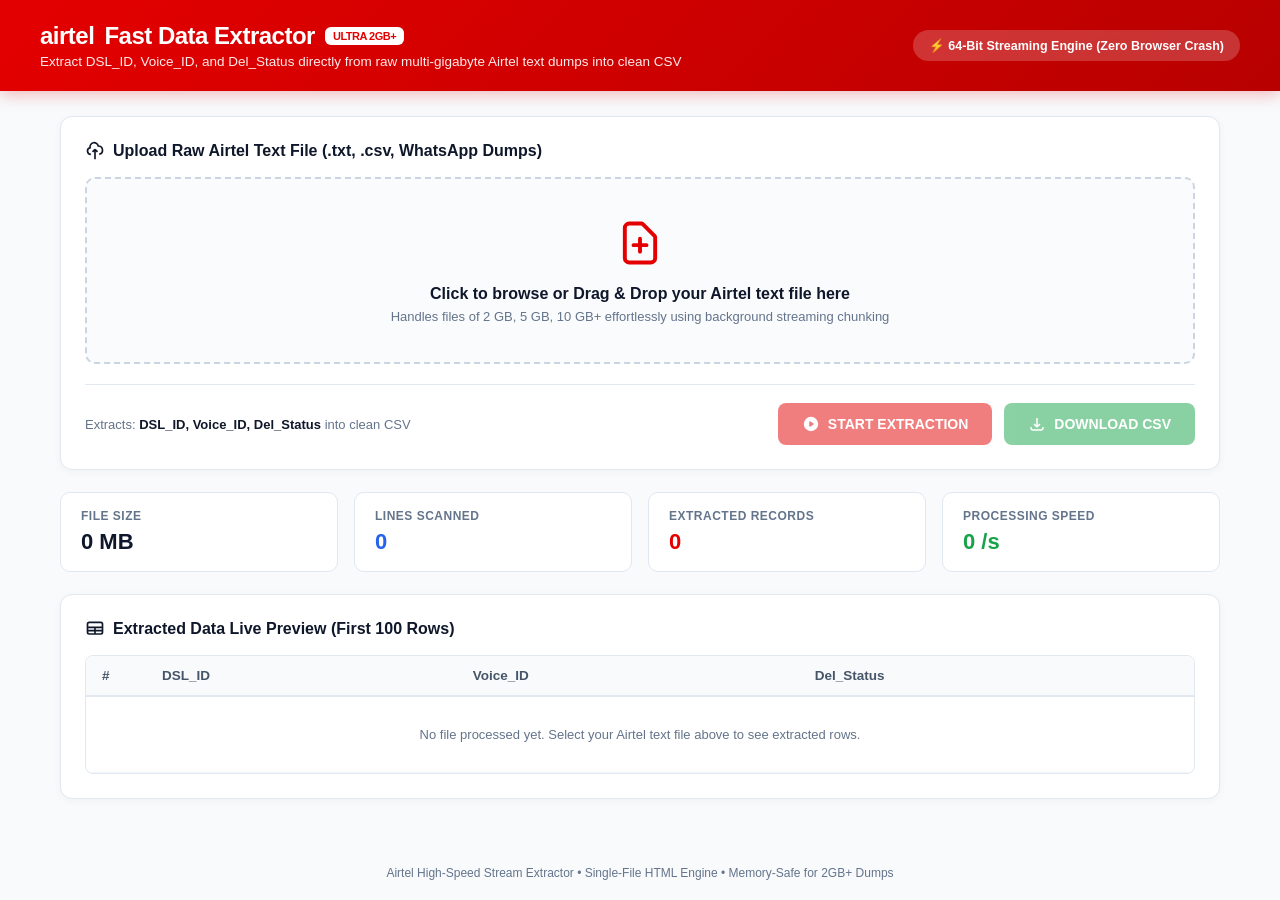
<file: extractor.html>
﻿<!DOCTYPE html>
<html lang="en">
<head>
  <meta charset="UTF-8">
  <meta name="viewport" content="width=device-width, initial-scale=1.0">
  <title>Airtel DSL_ID, Voice_ID & Status Extractor (2GB+ Stream Engine)</title>
  <style>
    :root {
      --airtel-red: #E40000;
      --airtel-dark-red: #B80000;
      --airtel-light-red: #FFF1F1;
      --bg-gray: #F8FAFC;
      --card-bg: #FFFFFF;
      --text-main: #0F172A;
      --text-muted: #64748B;
      --border-color: #E2E8F0;
      --success-green: #16A34A;
      --font-family: -apple-system, BlinkMacSystemFont, "Segoe UI", Roboto, Helvetica, Arial, sans-serif;
    }

    * {
      box-sizing: border-box;
      margin: 0;
      padding: 0;
    }

    body {
      font-family: var(--font-family);
      background-color: var(--bg-gray);
      color: var(--text-main);
      min-height: 100vh;
      display: flex;
      flex-direction: column;
    }

    /* Header */
    header {
      background: linear-gradient(135deg, var(--airtel-red), var(--airtel-dark-red));
      color: #fff;
      padding: 22px 36px;
      box-shadow: 0 4px 15px rgba(228, 0, 0, 0.25);
    }

    .header-content {
      max-width: 1200px;
      margin: 0 auto;
      display: flex;
      justify-content: space-between;
      align-items: center;
      flex-wrap: wrap;
      gap: 15px;
    }

    .logo-area h1 {
      font-size: 24px;
      font-weight: 800;
      letter-spacing: -0.5px;
      display: flex;
      align-items: center;
      gap: 10px;
    }

    .logo-badge {
      background: #fff;
      color: var(--airtel-red);
      font-size: 11px;
      font-weight: 800;
      padding: 3px 8px;
      border-radius: 6px;
      text-transform: uppercase;
    }

    .logo-area p {
      font-size: 13.5px;
      color: #FFEAEA;
      margin-top: 4px;
    }

    .mode-tag {
      background: rgba(255, 255, 255, 0.2);
      padding: 8px 16px;
      border-radius: 20px;
      font-size: 12.5px;
      font-weight: 600;
      backdrop-filter: blur(5px);
    }

    /* Main Container */
    main {
      flex: 1;
      max-width: 1200px;
      width: 100%;
      margin: 25px auto;
      padding: 0 20px;
      display: flex;
      flex-direction: column;
      gap: 22px;
    }

    /* Card */
    .card {
      background: var(--card-bg);
      border-radius: 12px;
      border: 1px solid var(--border-color);
      box-shadow: 0 2px 8px rgba(0, 0, 0, 0.04);
      padding: 24px;
    }

    .card-title {
      font-size: 16px;
      font-weight: 700;
      color: var(--text-main);
      display: flex;
      align-items: center;
      gap: 8px;
      margin-bottom: 16px;
    }

    /* Drop Zone */
    .dropzone {
      border: 2px dashed #CBD5E1;
      border-radius: 10px;
      background: #FAFBFD;
      padding: 38px 20px;
      text-align: center;
      cursor: pointer;
      transition: all 0.2s ease;
      position: relative;
    }

    .dropzone:hover, .dropzone.dragover {
      border-color: var(--airtel-red);
      background: var(--airtel-light-red);
    }

    .dropzone-icon {
      width: 52px;
      height: 52px;
      margin: 0 auto 12px;
      color: var(--airtel-red);
    }

    .dropzone h3 {
      font-size: 16px;
      font-weight: 700;
      color: var(--text-main);
      margin-bottom: 6px;
    }

    .dropzone p {
      font-size: 13px;
      color: var(--text-muted);
    }

    .file-input {
      position: absolute;
      top: 0;
      left: 0;
      width: 100%;
      height: 100%;
      opacity: 0;
      cursor: pointer;
    }

    /* Selected File Info */
    .file-info-bar {
      display: none;
      align-items: center;
      justify-content: space-between;
      background: #F1F5F9;
      border-radius: 8px;
      padding: 12px 18px;
      margin-top: 14px;
    }

    .file-name-group {
      display: flex;
      align-items: center;
      gap: 12px;
      font-size: 14px;
      font-weight: 600;
    }

    .file-size-badge {
      background: #E2E8F0;
      padding: 3px 8px;
      border-radius: 6px;
      font-size: 12px;
      color: var(--text-muted);
    }

    /* Controls */
    .control-row {
      display: flex;
      align-items: center;
      justify-content: space-between;
      gap: 16px;
      flex-wrap: wrap;
      margin-top: 20px;
      padding-top: 18px;
      border-top: 1px solid var(--border-color);
    }

    .btn-group {
      display: flex;
      gap: 12px;
      flex-wrap: wrap;
    }

    .btn {
      display: inline-flex;
      align-items: center;
      gap: 8px;
      padding: 12px 24px;
      border-radius: 8px;
      font-size: 14px;
      font-weight: 700;
      border: none;
      cursor: pointer;
      transition: all 0.15s ease;
      text-decoration: none;
    }

    .btn-primary {
      background: var(--airtel-red);
      color: #fff;
    }
    .btn-primary:hover:not(:disabled) {
      background: var(--airtel-dark-red);
      box-shadow: 0 4px 12px rgba(228, 0, 0, 0.3);
    }

    .btn-success {
      background: var(--success-green);
      color: #fff;
    }
    .btn-success:hover:not(:disabled) {
      background: #15803D;
      box-shadow: 0 4px 12px rgba(22, 163, 74, 0.3);
    }

    .btn-secondary {
      background: #E2E8F0;
      color: var(--text-main);
    }
    .btn-secondary:hover:not(:disabled) {
      background: #CBD5E1;
    }

    .btn:disabled {
      opacity: 0.5;
      cursor: not-allowed;
      box-shadow: none;
    }

    /* Progress Area */
    .progress-section {
      margin-top: 20px;
      display: none;
    }

    .progress-header {
      display: flex;
      justify-content: space-between;
      font-size: 13.5px;
      font-weight: 600;
      margin-bottom: 8px;
    }

    .progress-bar-container {
      height: 14px;
      background: #E2E8F0;
      border-radius: 7px;
      overflow: hidden;
    }

    .progress-bar {
      height: 100%;
      width: 0%;
      background: linear-gradient(90deg, var(--airtel-red), #FF4D4D);
      border-radius: 7px;
      transition: width 0.15s ease;
    }

    /* Metric Cards */
    .stats-grid {
      display: grid;
      grid-template-columns: repeat(auto-fit, minmax(210px, 1fr));
      gap: 16px;
    }

    .stat-card {
      background: var(--card-bg);
      border: 1px solid var(--border-color);
      border-radius: 10px;
      padding: 16px 20px;
      display: flex;
      flex-direction: column;
      gap: 6px;
    }

    .stat-label {
      font-size: 12px;
      font-weight: 700;
      text-transform: uppercase;
      letter-spacing: 0.5px;
      color: var(--text-muted);
    }

    .stat-value {
      font-size: 22px;
      font-weight: 800;
      color: var(--text-main);
    }

    .stat-card.red .stat-value { color: var(--airtel-red); }
    .stat-card.green .stat-value { color: var(--success-green); }
    .stat-card.blue .stat-value { color: #2563EB; }

    /* Preview Table */
    .table-container {
      max-height: 380px;
      overflow-y: auto;
      border: 1px solid var(--border-color);
      border-radius: 8px;
      margin-top: 14px;
    }

    table {
      width: 100%;
      border-collapse: collapse;
      text-align: left;
      font-size: 13.5px;
    }

    th {
      background: #F8FAFC;
      color: #475569;
      font-weight: 700;
      padding: 12px 16px;
      position: sticky;
      top: 0;
      border-bottom: 2px solid var(--border-color);
      z-index: 10;
    }

    td {
      padding: 10px 16px;
      border-bottom: 1px solid #F1F5F9;
      font-family: ui-monospace, SFMono-Regular, Menlo, Monaco, Consolas, monospace;
      font-size: 13px;
    }

    tr:hover td {
      background: #F8FAFC;
    }

    .badge-status {
      display: inline-block;
      padding: 3px 8px;
      border-radius: 4px;
      font-size: 11.5px;
      font-weight: 700;
      text-transform: uppercase;
    }

    .status-active {
      background: #DCFCE7;
      color: #166534;
    }

    .status-suspended {
      background: #FEF3C7;
      color: #92400E;
    }

    .status-other {
      background: #F1F5F9;
      color: #475569;
    }

    /* Footer */
    footer {
      text-align: center;
      padding: 20px;
      color: var(--text-muted);
      font-size: 12px;
      margin-top: auto;
    }
  </style>
</head>
<body>

  <header>
    <div class="header-content">
      <div class="logo-area">
        <h1>
          <span>airtel</span> Fast Data Extractor
          <span class="logo-badge">Ultra 2GB+</span>
        </h1>
        <p>Extract DSL_ID, Voice_ID, and Del_Status directly from raw multi-gigabyte Airtel text dumps into clean CSV</p>
      </div>
      <div class="mode-tag">
        ⚡ 64-Bit Streaming Engine (Zero Browser Crash)
      </div>
    </div>
  </header>

  <main>
    <!-- Upload Card -->
    <div class="card">
      <div class="card-title">
        <svg width="20" height="20" fill="none" stroke="currentColor" stroke-width="2" viewBox="0 0 24 24"><path d="M7 16a4 4 0 01-.88-7.903A5 5 0 1115.9 6L16 6a5 5 0 011 9.9M15 13l-3-3m0 0l-3 3m3-3v12"></path></svg>
        Upload Raw Airtel Text File (.txt, .csv, WhatsApp Dumps)
      </div>

      <div class="dropzone" id="dropzone">
        <svg class="dropzone-icon" fill="none" stroke="currentColor" stroke-width="1.8" viewBox="0 0 24 24">
          <path stroke-linecap="round" stroke-linejoin="round" d="M9 13h6m-3-3v6m5 5H7a2 2 0 01-2-2V5a2 2 0 012-2h5.586a1 1 0 01.707.293l5.414 5.414a1 1 0 01.293.707V19a2 2 0 01-2 2z"></path>
        </svg>
        <h3>Click to browse or Drag & Drop your Airtel text file here</h3>
        <p>Handles files of 2 GB, 5 GB, 10 GB+ effortlessly using background streaming chunking</p>
        <input type="file" id="fileInput" class="file-input" accept=".txt,.csv,.tsv,*">
      </div>

      <div class="file-info-bar" id="fileInfoBar">
        <div class="file-name-group">
          <svg width="22" height="22" fill="none" stroke="var(--airtel-red)" stroke-width="2" viewBox="0 0 24 24"><path d="M9 12h6m-6 4h6m2 5H7a2 2 0 01-2-2V5a2 2 0 012-2h5.586a1 1 0 01.707.293l5.414 5.414a1 1 0 01.293.707V19a2 2 0 01-2 2z"></path></svg>
          <span id="fileNameDisplay">file.txt</span>
          <span class="file-size-badge" id="fileSizeDisplay">0 MB</span>
        </div>
        <button class="btn btn-secondary" style="padding: 6px 14px; font-size: 12px;" onclick="resetFile()">Change File</button>
      </div>

      <!-- Action Buttons -->
      <div class="control-row">
        <div style="font-size: 13px; color: var(--text-muted);">
          Extracts: <strong style="color: var(--text-main);">DSL_ID, Voice_ID, Del_Status</strong> into clean CSV
        </div>
        <div class="btn-group">
          <button class="btn btn-primary" id="btnStart" disabled onclick="startProcessing()">
            <svg width="18" height="18" fill="currentColor" viewBox="0 0 20 20"><path fill-rule="evenodd" d="M10 18a8 8 0 100-16 8 8 0 000 16zM9.555 7.168A1 1 0 008 8v4a1 1 0 001.555.832l3-2a1 1 0 000-1.664l-3-2z" clip-rule="evenodd"></path></svg>
            START EXTRACTION
          </button>
          <button class="btn btn-secondary" id="btnCancel" style="display:none;" onclick="cancelProcessing()">
            Cancel
          </button>
          <button class="btn btn-success" id="btnDownload" disabled onclick="downloadCSV()">
            <svg width="18" height="18" fill="none" stroke="currentColor" stroke-width="2" viewBox="0 0 24 24"><path d="M4 16v1a3 3 0 003 3h10a3 3 0 003-3v-1m-4-4l-4 4m0 0l-4-4m4 4V4"></path></svg>
            DOWNLOAD CSV
          </button>
        </div>
      </div>

      <!-- Progress -->
      <div class="progress-section" id="progressSection">
        <div class="progress-header">
          <span id="progressText">Processing: 0 MB / 0 MB (0%)</span>
          <span id="progressSpeed">0 lines/sec</span>
        </div>
        <div class="progress-bar-container">
          <div class="progress-bar" id="progressBar"></div>
        </div>
      </div>
    </div>

    <!-- Live Metrics Grid -->
    <div class="stats-grid">
      <div class="stat-card">
        <span class="stat-label">File Size</span>
        <span class="stat-value" id="statFileSize">0 MB</span>
      </div>
      <div class="stat-card blue">
        <span class="stat-label">Lines Scanned</span>
        <span class="stat-value" id="statLinesScanned">0</span>
      </div>
      <div class="stat-card red">
        <span class="stat-label">Extracted Records</span>
        <span class="stat-value" id="statExtracted">0</span>
      </div>
      <div class="stat-card green">
        <span class="stat-label">Processing Speed</span>
        <span class="stat-value" id="statSpeed">0 /s</span>
      </div>
    </div>

    <!-- Preview Table Card -->
    <div class="card">
      <div class="card-title">
        <svg width="20" height="20" fill="none" stroke="currentColor" stroke-width="2" viewBox="0 0 24 24"><path d="M3 10h18M3 14h18m-9-4v8m-7 0h14a2 2 0 002-2V6a2 2 0 00-2-2H5a2 2 0 00-2 2v10a2 2 0 002 2z"></path></svg>
        Extracted Data Live Preview (First 100 Rows)
      </div>
      <div class="table-container">
        <table>
          <thead>
            <tr>
              <th style="width: 60px;">#</th>
              <th>DSL_ID</th>
              <th>Voice_ID</th>
              <th>Del_Status</th>
            </tr>
          </thead>
          <tbody id="previewTbody">
            <tr>
              <td colspan="4" style="text-align: center; color: var(--text-muted); padding: 30px; font-family: var(--font-family);">
                No file processed yet. Select your Airtel text file above to see extracted rows.
              </td>
            </tr>
          </tbody>
        </table>
      </div>
    </div>
  </main>

  <footer>
    Airtel High-Speed Stream Extractor &bull; Single-File HTML Engine &bull; Memory-Safe for 2GB+ Dumps
  </footer>

  <script>
    let selectedFile = null;
    let worker = null;
    let blobParts = [];
    let previewRows = [];
    let startTime = 0;
    let isFinished = false;

    const dropzone = document.getElementById('dropzone');
    const fileInput = document.getElementById('fileInput');
    const fileInfoBar = document.getElementById('fileInfoBar');
    const fileNameDisplay = document.getElementById('fileNameDisplay');
    const fileSizeDisplay = document.getElementById('fileSizeDisplay');
    const btnStart = document.getElementById('btnStart');
    const btnCancel = document.getElementById('btnCancel');
    const btnDownload = document.getElementById('btnDownload');
    const progressSection = document.getElementById('progressSection');
    const progressBar = document.getElementById('progressBar');
    const progressText = document.getElementById('progressText');
    const progressSpeed = document.getElementById('progressSpeed');

    const statFileSize = document.getElementById('statFileSize');
    const statLinesScanned = document.getElementById('statLinesScanned');
    const statExtracted = document.getElementById('statExtracted');
    const statSpeed = document.getElementById('statSpeed');
    const previewTbody = document.getElementById('previewTbody');

    ['dragenter', 'dragover'].forEach(name => {
      dropzone.addEventListener(name, (e) => {
        e.preventDefault();
        dropzone.classList.add('dragover');
      });
    });

    ['dragleave', 'drop'].forEach(name => {
      dropzone.addEventListener(name, (e) => {
        e.preventDefault();
        dropzone.classList.remove('dragover');
      });
    });

    dropzone.addEventListener('drop', (e) => {
      if (e.dataTransfer.files && e.dataTransfer.files.length > 0) {
        handleFileSelect(e.dataTransfer.files[0]);
      }
    });

    fileInput.addEventListener('change', (e) => {
      if (e.target.files && e.target.files.length > 0) {
        handleFileSelect(e.target.files[0]);
      }
    });

    function formatBytes(bytes) {
      if (bytes === 0) return '0 Bytes';
      const k = 1024;
      const sizes = ['Bytes', 'KB', 'MB', 'GB', 'TB'];
      const i = Math.floor(Math.log(bytes) / Math.log(k));
      return parseFloat((bytes / Math.pow(k, i)).toFixed(2)) + ' ' + sizes[i];
    }

    function handleFileSelect(file) {
      selectedFile = file;
      fileNameDisplay.textContent = file.name;
      fileSizeDisplay.textContent = formatBytes(file.size);
      statFileSize.textContent = formatBytes(file.size);

      dropzone.style.display = 'none';
      fileInfoBar.style.display = 'flex';
      btnStart.disabled = false;
      btnDownload.disabled = true;

      statLinesScanned.textContent = '0';
      statExtracted.textContent = '0';
      statSpeed.textContent = '0 /s';
      previewRows = [];
      previewTbody.innerHTML = `<tr><td colspan="4" style="text-align: center; color: var(--text-muted); padding: 30px; font-family: var(--font-family);">Ready. Click 'START EXTRACTION' to extract DSL_ID, Voice_ID, and Del_Status.</td></tr>`;
    }

    function resetFile() {
      if (worker) {
        worker.terminate();
        worker = null;
      }
      selectedFile = null;
      dropzone.style.display = 'block';
      fileInfoBar.style.display = 'none';
      btnStart.disabled = true;
      btnStart.style.display = 'inline-flex';
      btnCancel.style.display = 'none';
      btnDownload.disabled = true;
      progressSection.style.display = 'none';
      fileInput.value = '';
    }

    // Inlined Web Worker Code for zero RAM crash on 2GB+ files
    const workerScript = `
      self.onmessage = async function(e) {
        const file = e.data.file;
        const chunkSize = 8 * 1024 * 1024; // 8MB stream chunks
        const totalSize = file.size;
        let offset = 0;
        let remainder = "";
        let totalLines = 0;
        let totalExtracted = 0;
        let preview = [];
        let startTime = Date.now();
        let lastReportTime = startTime;

        let outChunk = "DSL_ID,Voice_ID,Del_Status\\r\\n";

        // Regex that precisely matches DSL_ID, Voice_ID, and Del_Status
        const regex = /\\b([0-9a-zA-Z]+_(?:wifi|dsl)|DSL[-_]?[0-9a-zA-Z]+)[\\s,\\t]+([0-9]+)[\\s,\\t]+([A-Za-z_]+)\\b/i;
        const decoder = new TextDecoder("utf-8");

        while (offset < totalSize) {
          const slice = file.slice(offset, offset + chunkSize);
          const buffer = await slice.arrayBuffer();
          offset += slice.size;

          const text = remainder + decoder.decode(buffer, { stream: (offset < totalSize) });
          const lastNewline = text.lastIndexOf('\\n');

          let processText = "";
          if (lastNewline !== -1) {
            processText = text.substring(0, lastNewline);
            remainder = text.substring(lastNewline + 1);
          } else {
            remainder = text;
            continue;
          }

          const lines = processText.split(/\\r?\\n/);
          for (let i = 0; i < lines.length; i++) {
            const line = lines[i];
            if (!line) continue;
            totalLines++;

            if (line.indexOf("Customer_Creation_Date") !== -1 || line.indexOf("Account_Number") !== -1) {
              continue;
            }

            const m = line.match(regex);
            if (m) {
              totalExtracted++;
              const dslId = m[1];
              const voiceId = m[2];
              const delStatus = m[3];

              outChunk += dslId + "," + voiceId + "," + delStatus + "\\r\\n";

              if (preview.length < 100) {
                preview.push([totalExtracted, dslId, voiceId, delStatus]);
              }
            }
          }

          if (outChunk.length > 2 * 1024 * 1024) {
            self.postMessage({ type: 'chunk', chunkText: outChunk });
            outChunk = "";
          }

          const now = Date.now();
          if (now - lastReportTime > 200 || offset >= totalSize) {
            const elapsed = (now - startTime) / 1000;
            const speed = Math.round(totalLines / Math.max(0.01, elapsed));
            const pct = Math.min(100, Math.round((offset / totalSize) * 100));

            self.postMessage({
              type: 'progress',
              offset: offset,
              totalSize: totalSize,
              percent: pct,
              totalLines: totalLines,
              totalExtracted: totalExtracted,
              speed: speed,
              preview: preview
            });
            lastReportTime = now;
          }
        }

        if (remainder && remainder.trim()) {
          totalLines++;
          const m = remainder.match(regex);
          if (m) {
            totalExtracted++;
            outChunk += m[1] + "," + m[2] + "," + m[3] + "\\r\\n";
            if (preview.length < 100) {
              preview.push([totalExtracted, m[1], m[2], m[3]]);
            }
          }
        }

        if (outChunk.length > 0) {
          self.postMessage({ type: 'chunk', chunkText: outChunk });
        }

        self.postMessage({
          type: 'complete',
          totalLines: totalLines,
          totalExtracted: totalExtracted,
          preview: preview
        });
      };
    `;

    function startProcessing() {
      if (!selectedFile) return;

      btnStart.style.display = 'none';
      btnCancel.style.display = 'inline-flex';
      btnDownload.disabled = true;
      progressSection.style.display = 'block';

      blobParts = [];
      previewRows = [];
      startTime = Date.now();
      isFinished = false;

      const blob = new Blob([workerScript], { type: 'application/javascript' });
      worker = new Worker(URL.createObjectURL(blob));

      worker.onmessage = function(e) {
        const data = e.data;

        if (data.type === 'chunk') {
          blobParts.push(data.chunkText);
        } else if (data.type === 'progress') {
          progressBar.style.width = data.percent + '%';
          progressText.textContent = `Processing: ${formatBytes(data.offset)} / ${formatBytes(data.totalSize)} (${data.percent}%)`;
          progressSpeed.textContent = `${data.speed.toLocaleString()} lines/sec`;

          statLinesScanned.textContent = data.totalLines.toLocaleString();
          statExtracted.textContent = data.totalExtracted.toLocaleString();
          statSpeed.textContent = data.speed.toLocaleString() + ' /s';

          if (data.preview && data.preview.length > previewRows.length) {
            previewRows = data.preview;
            renderPreview(previewRows);
          }
        } else if (data.type === 'complete') {
          isFinished = true;
          progressBar.style.width = '100%';
          const elapsed = ((Date.now() - startTime) / 1000).toFixed(1);
          progressText.textContent = `Completed 100% in ${elapsed}s! Extracted ${data.totalExtracted.toLocaleString()} rows.`;
          progressSpeed.textContent = `Done`;

          statLinesScanned.textContent = data.totalLines.toLocaleString();
          statExtracted.textContent = data.totalExtracted.toLocaleString();

          btnStart.style.display = 'inline-flex';
          btnCancel.style.display = 'none';
          btnDownload.disabled = false;

          renderPreview(data.preview);
          alert(`Extraction Complete!\n\nExtracted: ${data.totalExtracted.toLocaleString()} valid records\nTime: ${elapsed}s\n\nClick 'DOWNLOAD CSV' to save your file.`);
        }
      };

      worker.postMessage({ file: selectedFile });
    }

    function cancelProcessing() {
      if (worker) {
        worker.terminate();
        worker = null;
      }
      btnStart.style.display = 'inline-flex';
      btnCancel.style.display = 'none';
      progressText.textContent = "Extraction stopped by user.";
      progressSpeed.textContent = "";
    }

    function renderPreview(rows) {
      if (!rows || rows.length === 0) return;
      let html = '';
      for (let i = 0; i < rows.length; i++) {
        const r = rows[i];
        let statusClass = 'status-other';
        const st = (r[3] || '').toLowerCase();
        if (st === 'active') statusClass = 'status-active';
        else if (st === 'suspended') statusClass = 'status-suspended';

        html += `
          <tr>
            <td style="color: var(--text-muted);">${r[0]}</td>
            <td style="font-weight: 700; color: var(--airtel-red);">${r[1]}</td>
            <td style="font-weight: 600;">${r[2]}</td>
            <td><span class="badge-status ${statusClass}">${r[3]}</span></td>
          </tr>
        `;
      }
      previewTbody.innerHTML = html;
    }

    function downloadCSV() {
      if (blobParts.length === 0) return;

      const finalBlob = new Blob(blobParts, { type: 'text/csv;charset=utf-8;' });
      const url = URL.createObjectURL(finalBlob);
      const a = document.createElement('a');
      const baseName = selectedFile ? selectedFile.name.replace(/\.[^/.]+$/, "") : "airtel_extracted";
      a.href = url;
      a.download = baseName + "_DSL_Voice_Status.csv";
      document.body.appendChild(a);
      a.click();
      document.body.removeChild(a);
      setTimeout(() => URL.revokeObjectURL(url), 10000);
    }
  </script>
</body>
</html>
</file>
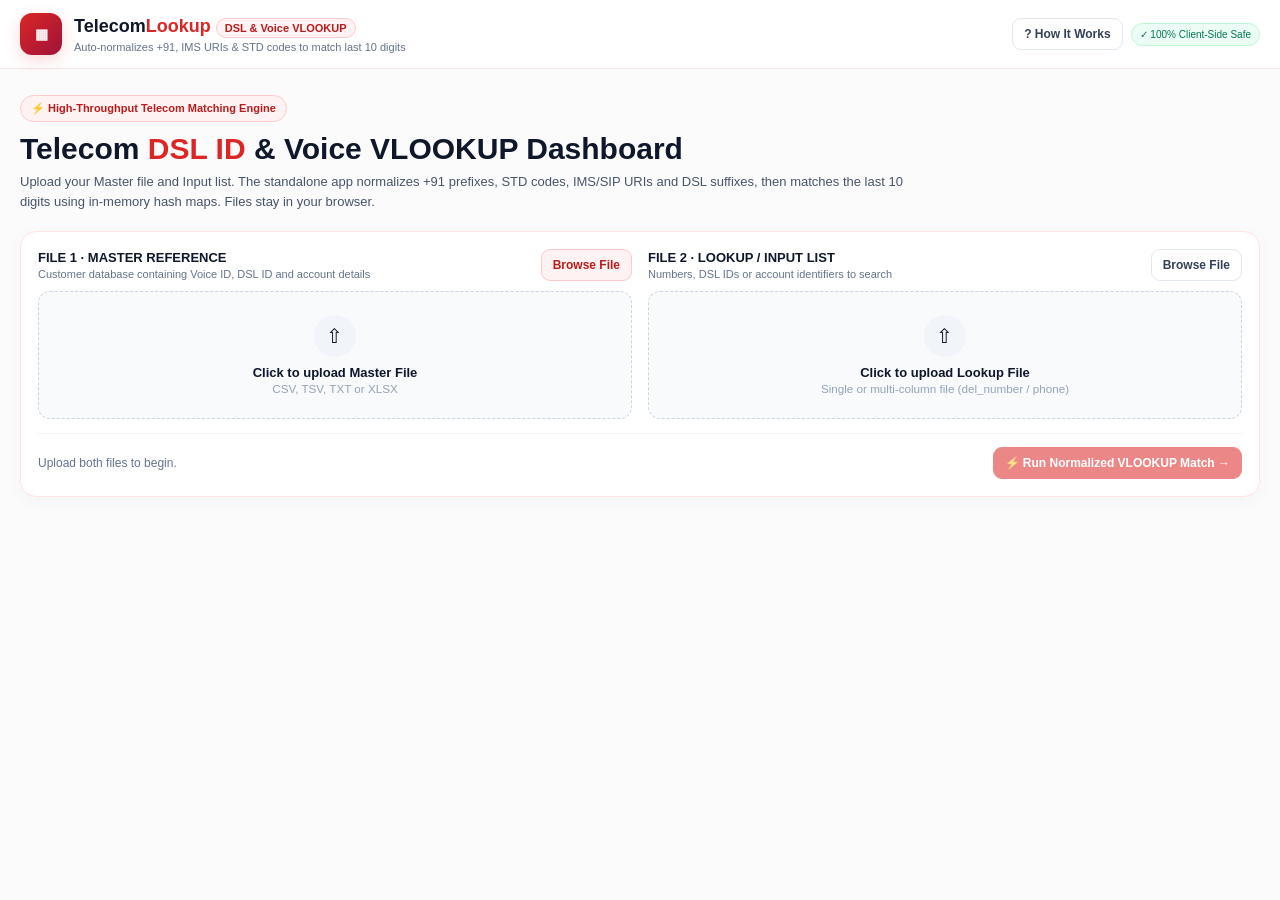
<file: Singlehtmlfile.html>
<!doctype html><html lang="en"><head><meta charset="UTF-8"><meta name="viewport" content="width=device-width,initial-scale=1"><title>Telecom DSL & Voice Lookup Dashboard — Standalone</title><meta name="description" content="Offline standalone telecom DSL and Voice lookup dashboard"></head><body><div id="app"></div><style>
:root{--red:#dc2626;--red2:#b91c1c;--rose:#fff1f2;--rose-border:#fecdd3;--slate:#0f172a;--muted:#64748b;--line:#e2e8f0;--bg:#fcfbfb;--amber:#f59e0b;--green:#059669}
*{box-sizing:border-box}body{margin:0;background:var(--bg);color:var(--slate);font-family:Arial,Helvetica,sans-serif;font-size:14px}button,input,select{font:inherit}button{cursor:pointer}button:disabled{cursor:not-allowed;opacity:.55}.mono{font-family:Consolas,Monaco,monospace}.container{max-width:1280px;margin:auto;padding:0 20px}.top{position:sticky;top:0;z-index:20;background:rgba(255,255,255,.96);backdrop-filter:blur(10px);border-bottom:1px solid #ffe4e6}.nav{height:68px;display:flex;align-items:center;justify-content:space-between;gap:15px}.brand{display:flex;align-items:center;gap:12px}.logo{width:42px;height:42px;border-radius:12px;background:linear-gradient(135deg,#dc2626,#9f1239);color:#fff;display:grid;place-items:center;font-weight:900;box-shadow:0 5px 16px rgba(220,38,38,.18)}.brand-title{font-size:18px;font-weight:800}.brand-title b{color:var(--red)}.pill{display:inline-block;padding:3px 8px;border-radius:999px;background:#fef2f2;color:#b91c1c;border:1px solid #fecaca;font-size:11px;font-weight:700}.sub{font-size:11px;color:var(--muted);margin-top:3px}.nav-actions{display:flex;align-items:center;gap:8px;flex-wrap:wrap;justify-content:flex-end}.btn{border:1px solid var(--line);background:#fff;color:#334155;border-radius:9px;padding:8px 11px;font-size:12px;font-weight:700}.btn:hover{background:#f8fafc}.btn-red{background:var(--red);color:#fff;border-color:var(--red)}.btn-red:hover{background:var(--red2)}.btn-soft{background:#fef2f2;color:#b91c1c;border-color:#fecaca}.btn-green{background:#ecfdf5;color:#047857;border-color:#a7f3d0}.btn-amber{background:#fffbeb;color:#b45309;border-color:#fde68a}.hero{padding:26px 0 18px}.badge{display:inline-flex;gap:7px;align-items:center;background:#fef2f2;color:#b91c1c;border:1px solid #fecaca;border-radius:999px;padding:6px 10px;font-size:11px;font-weight:800}.hero h1{font-size:30px;line-height:1.15;margin:10px 0 5px}.hero h1 span{color:var(--red)}.hero p{margin:0;color:#475569;max-width:900px;font-size:13px;line-height:1.6}.hero-actions{display:flex;gap:8px;margin-top:12px}.card{background:#fff;border:1px solid #ffe4e6;border-radius:16px;box-shadow:0 4px 18px rgba(15,23,42,.035)}.upload-grid{display:grid;grid-template-columns:1fr 1fr;gap:16px}.upload-card{padding:17px}.upload-head{display:flex;justify-content:space-between;align-items:center;margin-bottom:10px}.upload-title{font-weight:800;font-size:13px}.upload-sub{font-size:11px;color:var(--muted);margin-top:3px}.drop{border:1px dashed #cbd5e1;border-radius:12px;min-height:128px;display:flex;align-items:center;justify-content:center;text-align:center;background:#f8fafc;transition:.15s}.drop:hover{border-color:#fda4af;background:#fff7f7}.drop.loaded{display:block;padding:12px;text-align:left;background:#fff}.drop-icon{width:42px;height:42px;border-radius:50%;background:#f1f5f9;display:grid;place-items:center;margin:0 auto 8px;font-size:20px}.drop strong{display:block;font-size:13px}.drop small{color:#94a3b8}.file-row{display:flex;align-items:center;justify-content:space-between;gap:10px;background:#fff;border:1px solid #fee2e2;padding:10px;border-radius:9px}.file-name{font-weight:700;overflow:hidden;text-overflow:ellipsis;white-space:nowrap}.count{background:#f1f5f9;border:1px solid #e2e8f0;border-radius:7px;padding:3px 7px;font-size:11px;font-weight:800;white-space:nowrap}.mapping{margin-top:10px;background:#f8fafc;border:1px solid #e2e8f0;border-radius:9px;padding:10px}.mapping label{display:block;font-size:11px;font-weight:700;color:#475569;margin:0 0 5px}.select{width:100%;border:1px solid #cbd5e1;border-radius:7px;padding:7px;background:#fff;font-size:12px}.ready{margin-top:14px;padding-top:13px;border-top:1px solid #f1f5f9;display:flex;align-items:center;justify-content:space-between;gap:12px}.hint{font-size:12px;color:#64748b}.progress{margin-top:12px}.progress-row{display:flex;justify-content:space-between;font-size:11px;font-weight:700;color:#64748b;margin-bottom:5px}.bar{height:9px;background:#f1f5f9;border-radius:999px;overflow:hidden}.bar>i{display:block;height:100%;background:linear-gradient(90deg,#dc2626,#fb7185);border-radius:999px;transition:width .12s}.stats{margin-top:18px}.stats-grid{display:grid;grid-template-columns:repeat(4,1fr);gap:12px}.stat{padding:16px;position:relative;overflow:hidden}.stat:after{content:"";position:absolute;bottom:0;left:0;right:0;height:3px;background:var(--red)}.stat:nth-child(3):after{background:#fbbf24}.stat:nth-child(4):after{background:#fb7185}.stat-label{font-size:10px;font-weight:800;text-transform:uppercase;letter-spacing:.08em;color:#64748b}.stat-num{font-size:28px;font-weight:900;margin-top:8px}.stat-foot{font-size:11px;margin-top:5px;font-weight:700}.dashboard-grid{display:grid;grid-template-columns:repeat(3,1fr);gap:12px;margin-top:12px}.mini{padding:15px}.mini h3{font-size:11px;text-transform:uppercase;letter-spacing:.07em;margin:0 0 12px;padding-bottom:9px;border-bottom:1px solid #f1f5f9}.kv{display:flex;justify-content:space-between;gap:10px;font-size:11px;margin:8px 0}.kv span:first-child{color:#64748b}.kv b{text-align:right}.seg{height:11px;background:#f1f5f9;border-radius:999px;overflow:hidden;display:flex}.seg .m{background:#dc2626}.seg .n{background:#fbbf24}.legend{display:flex;justify-content:space-between;font-size:11px;margin-top:8px}.dot{display:inline-block;width:8px;height:8px;border-radius:50%;margin-right:5px}.circles>div{margin:8px 0}.circle-row{display:flex;justify-content:space-between;font-size:11px;font-weight:700}.circle-bar{height:5px;background:#f1f5f9;border-radius:999px;overflow:hidden;margin-top:4px}.circle-bar i{display:block;height:100%;background:#ef4444}.results{margin:18px 0 35px;overflow:hidden}.results-head{padding:14px 16px;border-bottom:1px solid #f1f5f9;background:linear-gradient(#fff,#f8fafc)}.results-top{display:flex;justify-content:space-between;align-items:center;gap:12px;flex-wrap:wrap}.tabs{display:flex;gap:5px;background:#f1f5f9;border:1px solid #e2e8f0;padding:4px;border-radius:10px;overflow:auto}.tab{border:0;background:transparent;border-radius:7px;padding:7px 9px;font-size:11px;font-weight:800;white-space:nowrap;color:#475569}.tab.active{background:#fff;color:#0f172a;box-shadow:0 1px 3px rgba(0,0,0,.08)}.tab.m.active{background:#dc2626;color:#fff}.tab.n.active{background:#f59e0b;color:#fff}.tab.d.active{background:#e11d48;color:#fff}.controls{display:flex;gap:7px;align-items:center}.search{position:relative}.search input{width:250px;padding:8px 10px 8px 30px;border:1px solid #cbd5e1;border-radius:9px;font-size:11px;outline:none}.search input:focus{border-color:#ef4444;box-shadow:0 0 0 3px rgba(239,68,68,.1)}.showing{font-size:11px;color:#64748b;margin-top:10px}.table-wrap{overflow:auto;max-height:620px}.table{width:100%;border-collapse:collapse;font-size:11px;min-width:980px}.table th{position:sticky;top:0;background:#f8fafc;color:#475569;text-transform:uppercase;letter-spacing:.05em;font-size:10px;text-align:left;padding:10px;border-bottom:1px solid #e2e8f0;z-index:2}.table td{padding:9px 10px;border-bottom:1px solid #f1f5f9;vertical-align:middle}.table tr:hover td{background:#fffafa}.status{display:inline-block;padding:3px 7px;border-radius:999px;font-size:10px;font-weight:800}.status.active{background:#ecfdf5;color:#047857}.status.suspended{background:#fffbeb;color:#b45309}.match{display:inline-block;padding:3px 7px;border-radius:999px;font-size:10px;font-weight:800}.match.y{background:#fef2f2;color:#b91c1c}.match.n{background:#fffbeb;color:#b45309}.copy{border:0;background:transparent;color:#dc2626;font-family:Consolas,monospace;font-weight:700;padding:0}.copy:hover{text-decoration:underline}.eye{border:1px solid #e2e8f0;background:#fff;border-radius:7px;padding:5px 7px;font-size:11px}.pagination{display:flex;align-items:center;justify-content:space-between;padding:11px 14px;border-top:1px solid #f1f5f9}.pager{display:flex;align-items:center;gap:6px}.pager button{border:1px solid #e2e8f0;background:#fff;border-radius:7px;padding:6px 8px;font-size:11px}.empty{text-align:center;padding:50px;color:#64748b}.toast{position:fixed;right:20px;bottom:20px;background:#0f172a;color:#fff;padding:10px 14px;border-radius:10px;box-shadow:0 12px 30px rgba(0,0,0,.2);font-size:12px;font-weight:700;z-index:100}.modal-bg{position:fixed;inset:0;background:rgba(15,23,42,.55);backdrop-filter:blur(3px);display:grid;place-items:center;padding:16px;z-index:80}.modal{background:#fff;border-radius:16px;width:min(720px,100%);max-height:90vh;overflow:hidden;box-shadow:0 25px 60px rgba(0,0,0,.25)}.modal-head{padding:16px 18px;background:linear-gradient(90deg,#dc2626,#be123c);color:#fff;display:flex;justify-content:space-between;align-items:center}.modal-head h3{margin:0;font-size:15px}.modal-head p{margin:4px 0 0;font-size:11px;opacity:.85}.close{border:0;background:rgba(255,255,255,.13);color:#fff;border-radius:8px;width:30px;height:30px}.modal-body{padding:18px;overflow:auto;max-height:70vh;font-size:12px;color:#475569}.rule{border:1px solid #fee2e2;background:#fff7f7;border-radius:12px;padding:13px;margin-bottom:12px}.rule h4{margin:0 0 7px;color:#b91c1c;font-size:13px}.rule p{line-height:1.55;margin:6px 0}.codebox{font-family:Consolas,monospace;background:#fff;border:1px solid #fecdd3;border-radius:8px;padding:8px;margin:6px 0;font-size:11px}.detail-grid{display:grid;grid-template-columns:repeat(2,1fr);gap:8px}.detail{border:1px solid #e2e8f0;border-radius:9px;padding:10px}.detail small{display:block;color:#64748b;font-size:10px;margin-bottom:4px}.detail b{font-size:12px;word-break:break-word}.modal-foot{padding:12px 16px;border-top:1px solid #f1f5f9;text-align:right;background:#f8fafc}.danger{color:#b45309}.privacy{display:inline-flex;align-items:center;gap:5px;font-size:10px;color:#047857;background:#ecfdf5;border:1px solid #bbf7d0;border-radius:999px;padding:5px 8px}
@media(max-width:900px){.upload-grid,.stats-grid,.dashboard-grid{grid-template-columns:1fr 1fr}.hero h1{font-size:24px}.privacy{display:none}}@media(max-width:650px){.container{padding:0 12px}.nav{height:auto;padding:10px 0;align-items:flex-start}.brand .sub,.pill{display:none}.nav-actions{gap:5px}.upload-grid,.stats-grid,.dashboard-grid{grid-template-columns:1fr}.search input{width:190px}.hero-actions{flex-wrap:wrap}.ready{align-items:stretch;flex-direction:column}.controls{width:100%;flex-wrap:wrap}.search{flex:1}.search input{width:100%}}
</style><script>
(() => {
'use strict';

const state={masterRows:[],masterFileName:'',masterColumns:[],masterVoiceCol:'',masterDslCol:'',lookupRows:[],lookupFileName:'',lookupColumns:[],lookupKeyCol:'',items:[],stats:null,processing:false,progress:0,tab:'ALL',query:'',page:1,pageSize:25,inspect:null,help:false,toast:null};
let toastTimer;
function toast(msg){state.toast=msg;renderToast();clearTimeout(toastTimer);toastTimer=setTimeout(()=>{state.toast=null;renderToast()},3500)}
function esc(v){return String(v??'').replace(/[&<>'"]/g,c=>({'&':'&amp;','<':'&lt;','>':'&gt;',"'":'&#39;','"':'&quot;'}[c]))}
function norm(input){if(input==null)return{raw:'',cleanDigits:'',last10:'',prefix:'',type:'unknown'};const raw=String(input).trim();if(!raw)return{raw:'',cleanDigits:'',last10:'',prefix:'',type:'unknown'};const ims=raw.toLowerCase().includes('.ims.')||raw.toLowerCase().includes('airtel.in');let s=raw;if(ims){const m=raw.match(/^(?:\+?91|0)?([0-9]{8,12})/i)||raw.match(/([0-9]{8,12})/);if(m&&m[1])s=m[1]}
const clean=s.replace(/\D/g,'');let last10='',prefix='',type='unknown';if(clean.length>=10){last10=clean.slice(-10);prefix=clean.slice(0,-10);if(ims)type='ims_uri';else if(raw.startsWith('+91')||(clean.startsWith('91')&&clean.length===12))type='prefixed_91';else if(clean.length===11&&clean.startsWith('0'))type='std_landline';else type='mobile_10'}else if(clean) {last10=clean;type='unknown'}else{last10=raw.toLowerCase().replace(/[^a-z0-9]/g,'');type='alphanumeric'}return{raw,cleanDigits:clean,last10,prefix,type}}
function masterSearchKeys(val){if(val==null)return[];const s=String(val).trim();if(!s)return[];const keys=new Set([s.toLowerCase()]);const base=s.replace(/_[a-zA-Z0-9]+$/i,'').trim();if(base&&base!==s)keys.add(base.toLowerCase());const n=norm(s);if(n.cleanDigits)keys.add(n.cleanDigits);if(n.last10)keys.add(n.last10);if(base){const b=norm(base);if(b.last10)keys.add(b.last10)}return [...keys]}
function detect(cols, exact, contains){for(const p of exact){const f=cols.find(c=>c.toLowerCase().trim()===p);if(f)return f}for(const p of contains){const f=cols.find(c=>c.toLowerCase().includes(p));if(f)return f}return cols[0]||''}
function detectLookup(cols){return detect(cols,['del_number','voice_id','dsl_id','phone','mobile','contact','telephone','number','mobile_number','calling_number','account_number'],['del_number','voice_id','dsl_id','phone','mobile','contact','telephone','number','mobile_number','calling_number','account_number'])}
function detectVoice(cols){for(const p of ['voice_id','voice id','phone','contact_number','del_number','del_no']){const f=cols.find(c=>c.toLowerCase().replace(/[^a-z0-9]/g,'')===p.replace(/[^a-z0-9]/g,''));if(f)return f}return cols.find(c=>c.toLowerCase().includes('voice'))||cols[0]||''}
function detectDsl(cols){for(const p of ['dsl_id','dsl id','dslid','broadband_id','wifi_id','service_id']){const f=cols.find(c=>c.toLowerCase().replace(/[^a-z0-9]/g,'')===p.replace(/[^a-z0-9]/g,''));if(f)return f}return cols.find(c=>c.toLowerCase().includes('dsl'))||''}
function detectAccount(cols){for(const p of ['account_number','account_no','accountno','can_id','ca_number','billing_id']){const f=cols.find(c=>c.toLowerCase().replace(/[^a-z0-9]/g,'')===p.replace(/[^a-z0-9]/g,''));if(f)return f}return cols.find(c=>c.toLowerCase().includes('account'))||''}

function buildIndex(rows,vCol,dCol){const ten=new Map(),exact=new Map(),digits=new Map(),dslBase=new Map();const accountCol=detectAccount(Object.keys(rows[0]||{})),nameCol=detect(Object.keys(rows[0]||{}),['customer_name','name'],['customer_name','customer']),circleCol=detect(Object.keys(rows[0]||{}),['circle_name','circle'],['circle']),statusCol=detect(Object.keys(rows[0]||{}),['del_status','status'],['status']);
for(const row of rows){const vv=row[vCol];if(vv!=null&&String(vv).trim()){const s=String(vv).trim();exact.set(s.toLowerCase(),row);const n=norm(s);if(n.cleanDigits)digits.set(n.cleanDigits,row);if(n.last10&&n.last10.length>=7)ten.set(n.last10,row)}const dv=row[dCol];if(dv!=null&&String(dv).trim()){const s=String(dv).trim();exact.set(s.toLowerCase(),row);const base=s.replace(/_[a-zA-Z0-9]+$/i,'').trim();if(base){dslBase.set(base.toLowerCase(),row);const n=norm(base);if(n.last10)ten.set(n.last10,row);if(n.cleanDigits)digits.set(n.cleanDigits,row)}}const av=row[accountCol];if(av!=null&&String(av).trim()){const s=String(av).trim();exact.set(s.toLowerCase(),row);const d=s.replace(/\D/g,'');if(d)digits.set(d,row)}for(const k of masterSearchKeys(vv))if(!exact.has(k))exact.set(k,row)}return{ten,exact,digits,dslBase,vCol,dCol,accountCol,nameCol,circleCol,statusCol}}
function processRows(lookups,index,keyCol){return new Promise(resolve=>{const start=performance.now(),total=lookups.length,items=new Array(total),freq=new Map();for(const r of lookups){const x=String(r[keyCol]??'').trim().toLowerCase();if(x)freq.set(x,(freq.get(x)||0)+1)}let ok=0,no=0,dups=0;const circles={},statuses={};let i=0;const chunk=5000;function run(){const end=Math.min(i+chunk,total);for(;i<end;i++){const row=lookups[i],raw=String(row[keyCol]??'').trim(),n=norm(raw),fq=freq.get(raw.toLowerCase())||1,dup=fq>1;if(dup)dups++;let m,method='None';if(n.last10&&n.last10.length>=7){m=index.ten.get(n.last10);if(m)method='Normalized 10-Digit'}if(!m&&raw){m=index.exact.get(raw.toLowerCase());if(m)method='Exact String'}if(!m&&n.cleanDigits){m=index.digits.get(n.cleanDigits);if(m)method='Full Numeric'}if(!m&&raw){const stripped=raw.replace(/_[a-zA-Z0-9]+$/i,'').trim().toLowerCase();m=index.dslBase.get(stripped);if(m)method='DSL Prefix'}const matched=!!m;if(matched){ok++;const c=String(m[index.circleCol]||'Unknown');circles[c]=(circles[c]||0)+1;const s=String(m[index.statusCol]||'Active');statuses[s]=(statuses[s]||0)+1}else no++;items[i]={index:i+1,lookupRaw:raw,normalized10:n.last10||raw,keyType:n.type,matchStatus:matched?'MATCHED':'NOT_FOUND',isDuplicateInInput:dup,duplicateCountInInput:fq,matchedRecord:m,masterMatchesCount:matched?1:0,dslIdFound:m?String(m[index.dCol]??''):undefined,voiceIdFound:m?String(m[index.vCol]??''):undefined,accountNumberFound:m?String(m[index.accountCol]??''):undefined,customerNameFound:m?String(m[index.nameCol]??''):undefined,circleFound:m?String(m[index.circleCol]??''):undefined,statusFound:m?String(m[index.statusCol]??''):undefined,matchMethod:method,originalInputRow:row}}
state.progress=25+(total?Math.round((i/total)*75):75);render();if(i<total)setTimeout(run,0);else{const ms=Math.max(1,Math.round(performance.now()-start));state.stats={totalInputRows:total,successfullyFetched:ok,notFetched:no,duplicateCount:dups,matchRatePercent:total?Number((ok/total*100).toFixed(1)):0,durationMs:ms,rowsPerSecond:Math.round(total/(ms/1000)),circleBreakdown:circles,statusBreakdown:statuses};state.processing=false;state.progress=100;render();toast('Matching completed successfully')}}run()})}
async function runMatch(){if(!state.masterRows.length||!state.lookupRows.length)return;state.processing=true;state.progress=5;render();try{const idx=buildIndex(state.masterRows,state.masterVoiceCol,state.masterDslCol);state.progress=25;render();await processRows(state.lookupRows,idx,state.lookupKeyCol)}catch(e){state.processing=false;render();alert('Error processing data: '+(e?.message||e))}}

function parseDelimited(text){text=text.replace(/^\uFEFF/,'');const first=text.split(/\r?\n/).find(x=>x.trim())||'';let delim='\t';const candidates=[',','\t',';','|'];let best=',';let bestCount=-1;for(const d of candidates){let c=0,inQ=false;for(let i=0;i<first.length;i++){if(first[i]==='"'){if(inQ&&first[i+1]==='"')i++;else inQ=!inQ}else if(first[i]===d&&!inQ)c++}if(c>bestCount){bestCount=c;best=d}}delim=best;
const rows=[];let row=[],cell='',q=false;for(let i=0;i<text.length;i++){const ch=text[i];if(q){if(ch==='"'){if(text[i+1]==='"'){cell+='"';i++}else q=false}else cell+=ch}else{if(ch==='"'){q=true}else if(ch===delim){row.push(cell);cell=''}else if(ch==='\n'){row.push(cell);rows.push(row);row=[];cell=''}else if(ch==='\r'){}else cell+=ch}}row.push(cell);if(row.some(x=>String(x).trim()!==''))rows.push(row);if(!rows.length)return{columns:[],data:[]};let headers=rows[0].map((h,i)=>{let x=String(h).trim()||'Column_'+(i+1);return x});const seen=new Map();headers=headers.map(h=>{const n=seen.get(h)||0;seen.set(h,n+1);return n?h+'_'+(n+1):h});const data=[];for(let i=1;i<rows.length;i++){const r=rows[i],obj={};headers.forEach((h,j)=>obj[h]=r[j]??'');if(Object.values(obj).some(v=>String(v).trim()!==''))data.push(obj)}return{columns:headers,data}}

async function unzipEntries(buf){
const bytes=new Uint8Array(buf),dv=new DataView(buf);
const minPos=Math.max(0,bytes.length-22-65535);
let eocd=-1;
for(let i=bytes.length-22;i>=minPos;i--){
  if(i>=0&&dv.getUint32(i,true)===0x06054b50){eocd=i;break}
}
let cdSize=0,cdOffset=0;
if(eocd>=0){
  cdSize=dv.getUint32(eocd+12,true);
  cdOffset=dv.getUint32(eocd+16,true);
}else{
  // Fallback for ZIP files with unusual trailing data.
  for(let i=bytes.length-22;i>=0;i--){
    if(dv.getUint32(i,true)===0x02014b50){cdOffset=i;break}
  }
  if(cdOffset<0||!cdOffset)throw new Error('Invalid ZIP/XLSX file');
  let p=cdOffset,count=0;
  while(p+46<=bytes.length&&dv.getUint32(p,true)===0x02014b50){
    const n=dv.getUint16(p+28,true),e=dv.getUint16(p+30,true),c=dv.getUint16(p+32,true);
    p+=46+n+e+c;count++;
  }
  cdSize=p-cdOffset;
  if(!count)throw new Error('Invalid ZIP/XLSX file');
}
if(cdOffset<0||cdOffset>=bytes.length)throw new Error('Invalid ZIP/XLSX file');

// Some ZIPs contain a prefix before the archive. Adjust offsets if needed.
let archiveAdjust=0;
if(dv.getUint32(cdOffset,true)!==0x02014b50){
  let found=-1;
  const searchFrom=Math.max(0,Math.min(bytes.length-46,cdOffset+Math.max(0,cdSize)-cdSize-1024));
  for(let i=Math.max(0,cdOffset-1024);i<Math.min(bytes.length-46,cdOffset+1024);i++){
    if(dv.getUint32(i,true)===0x02014b50){found=i;break}
  }
  if(found<0){
    for(let i=bytes.length-46;i>=0;i--){
      if(dv.getUint32(i,true)===0x02014b50){found=i;break}
    }
  }
  if(found<0)throw new Error('Invalid ZIP/XLSX file');
  archiveAdjust=found-cdOffset;
  cdOffset=found;
}

const out={};
let p=cdOffset;
const cdEnd=Math.min(bytes.length,cdOffset+cdSize);
while(p+46<=bytes.length&&p<cdEnd){
  if(dv.getUint32(p,true)!==0x02014b50)break;
  const method=dv.getUint16(p+10,true);
  const flags=dv.getUint16(p+8,true);
  const csize=dv.getUint32(p+20,true);
  const usize=dv.getUint32(p+24,true);
  const nlen=dv.getUint16(p+28,true);
  const elen=dv.getUint16(p+30,true);
  const clen=dv.getUint16(p+32,true);
  let loff=dv.getUint32(p+42,true);
  const name=new TextDecoder().decode(bytes.slice(p+46,p+46+nlen));

  if(flags&1)throw new Error('Encrypted XLSX files are not supported');
  loff+=archiveAdjust;
  if(loff+30>bytes.length||dv.getUint32(loff,true)!==0x04034b50)
    throw new Error('Invalid XLSX local file header');

  const localNameLen=dv.getUint16(loff+26,true);
  const localExtraLen=dv.getUint16(loff+28,true);
  const dataStart=loff+30+localNameLen+localExtraLen;
  const dataEnd=dataStart+csize;
  if(dataStart<0||dataEnd>bytes.length)throw new Error('Invalid XLSX compressed data');

  const raw=bytes.slice(dataStart,dataEnd);
  let data;
  if(method===0){
    data=raw;
  }else if(method===8){
    if(typeof DecompressionStream==='undefined')
      throw new Error('This browser does not support XLSX compression. Use the latest Chrome or Edge.');
    const ds=new DecompressionStream('deflate-raw');
    data=new Uint8Array(await new Response(new Blob([raw]).stream().pipeThrough(ds)).arrayBuffer());
  }else{
    throw new Error('Unsupported XLSX compression method: '+method);
  }
  if(usize&&data.length!==usize)throw new Error('Invalid XLSX data size');
  out[name]=data;
  p+=46+nlen+elen+clen;
}
if(!Object.keys(out).length)throw new Error('No files found inside XLSX archive');
return out
}
function xmlText(el){return el?el.textContent||'':''}
function colIndex(ref){let m=String(ref).match(/^([A-Z]+)/i);if(!m)return 0;let n=0;for(const ch of m[1].toUpperCase())n=n*26+(ch.charCodeAt(0)-64);return n-1}
async function parseXlsx(file){const entries=await unzipEntries(await file.arrayBuffer());const get=s=>entries[s]?new TextDecoder().decode(entries[s]):null;const wbText=get('xl/workbook.xml');if(!wbText)throw new Error('XLSX workbook.xml missing');const wb=new DOMParser().parseFromString(wbText,'application/xml');const sheets=[...wb.getElementsByTagName('*')].filter(x=>x.localName==='sheet');if(!sheets.length)throw new Error('No worksheet found');const rid=sheets[0].getAttribute('r:id');let sheetPath='xl/worksheets/sheet1.xml';const relText=get('xl/_rels/workbook.xml.rels');if(relText&&rid){const relDoc=new DOMParser().parseFromString(relText,'application/xml');const rel=[...relDoc.getElementsByTagName('*')].find(x=>x.localName==='Relationship'&&x.getAttribute('Id')===rid);if(rel){let t=rel.getAttribute('Target');if(t){if(t.startsWith('/'))t=t.slice(1);else if(!t.startsWith('xl/'))t='xl/'+t.replace(/^\.\//,'');sheetPath=t}}}const sheetText=get(sheetPath);if(!sheetText)throw new Error('Worksheet data missing: '+sheetPath);let shared=[];const ssText=get('xl/sharedStrings.xml');if(ssText){const sdoc=new DOMParser().parseFromString(ssText,'application/xml');for(const si of [...sdoc.getElementsByTagName('*')].filter(x=>x.localName==='si'))shared.push([...si.getElementsByTagName('*')].filter(x=>x.localName==='t').map(xmlText).join(''))}
const doc=new DOMParser().parseFromString(sheetText,'application/xml');const rowEls=[...doc.getElementsByTagName('*')].filter(x=>x.localName==='row');const matrix=[];for(const re of rowEls){const cells=[...re.children].filter(x=>x.localName==='c');const arr=[];for(const c of cells){const ref=c.getAttribute('r')||'';const ci=colIndex(ref);while(arr.length<=ci)arr.push('');const t=c.getAttribute('t')||'';const vEl=[...c.children].find(x=>x.localName==='v');const v=vEl?xmlText(vEl):'';let val=v;if(t==='s')val=shared[Number(v)]??'';else if(t==='inlineStr'){val=[...c.getElementsByTagName('*')].filter(x=>x.localName==='t').map(xmlText).join('')}else if(t==='b')val=v==='1'?'TRUE':'FALSE';arr[ci]=val}matrix.push(arr)}if(!matrix.length)return{columns:[],data:[]};const width=Math.max(...matrix.map(r=>r.length));const headers=[];const used=new Map();for(let i=0;i<width;i++){let h=String(matrix[0][i]??'').trim()||'Column_'+(i+1);const n=used.get(h)||0;used.set(h,n+1);headers.push(n?h+'_'+(n+1):h)}const data=[];for(let i=1;i<matrix.length;i++){const obj={};headers.forEach((h,j)=>obj[h]=matrix[i][j]??'');if(Object.values(obj).some(v=>String(v).trim()!==''))data.push(obj)}return{columns:headers,data}}
async function parseFile(file){const ext=(file.name.split('.').pop()||'').toLowerCase();if(ext==='xlsx')return await parseXlsx(file);if(ext==='xls')throw new Error('Please save the Excel file as .xlsx before uploading. Legacy .xls is not supported.');return parseDelimited(await file.text())}
function setMaster(parsed,name){state.masterRows=parsed.data;state.masterColumns=parsed.columns;state.masterFileName=name;state.masterVoiceCol=detectVoice(parsed.columns);state.masterDslCol=detectDsl(parsed.columns);state.items=[];state.stats=null;toast('Loaded Master File with '+parsed.data.length.toLocaleString()+' records');render()}
function setLookup(parsed,name){state.lookupRows=parsed.data;state.lookupColumns=parsed.columns;state.lookupFileName=name;state.lookupKeyCol=detectLookup(parsed.columns);state.items=[];state.stats=null;toast('Loaded Lookup File with '+parsed.data.length.toLocaleString()+' rows');render()}
function reset(){Object.assign(state,{masterRows:[],masterFileName:'',masterColumns:[],masterVoiceCol:'',masterDslCol:'',lookupRows:[],lookupFileName:'',lookupColumns:[],lookupKeyCol:'',items:[],stats:null,processing:false,progress:0,inspect:null});render();toast('All datasets and results cleared')}
function filtered(){let list=state.items;if(state.tab==='MATCHED')list=list.filter(x=>x.matchStatus==='MATCHED');if(state.tab==='NOT_FOUND')list=list.filter(x=>x.matchStatus==='NOT_FOUND');if(state.tab==='DUPLICATE')list=list.filter(x=>x.isDuplicateInInput);const q=state.query.trim().toLowerCase();if(q)list=list.filter(x=>[x.lookupRaw,x.normalized10,x.dslIdFound,x.customerNameFound,x.circleFound,x.voiceIdFound,x.accountNumberFound].some(v=>String(v||'').toLowerCase().includes(q)));return list}
function prepareExport(items){return items.map(it=>{const row={...it.originalInputRow,Lookup_Input:it.lookupRaw,Match_Status:it.matchStatus,Normalized_10_Digit:it.normalized10,Matched_DSL_ID:it.dslIdFound||'NOT FOUND',Matched_Voice_ID:it.voiceIdFound||'',Matched_Account_Number:it.accountNumberFound||'',Customer_Name:it.customerNameFound||'',Circle_Name:it.circleFound||'',Del_Status:it.statusFound||'',Match_Method:it.matchMethod||'None',Is_Duplicate_Input:it.isDuplicateInInput?'YES':'NO'};if(it.matchedRecord)for(const col of state.masterColumns)if(row[col]===undefined)row[col]=it.matchedRecord[col]??'';return row})}
function csvEscape(v){const s=String(v??'');return /[",\n\r]/.test(s)?'"'+s.replace(/"/g,'""')+'"':s}
function downloadBlob(blob,name){const a=document.createElement('a');a.href=URL.createObjectURL(blob);a.download=name;document.body.appendChild(a);a.click();setTimeout(()=>{URL.revokeObjectURL(a.href);a.remove()},100)}
function exportCsv(){if(!state.items.length)return;const data=prepareExport(state.items),keys=[...new Set(data.flatMap(o=>Object.keys(o)))];const csv=[keys.map(csvEscape).join(','),...data.map(o=>keys.map(k=>csvEscape(o[k])).join(','))].join('\r\n');downloadBlob(new Blob([csv],{type:'text/csv;charset=utf-8'}),'Telecom_Processed_DSL_'+new Date().toISOString().slice(0,10)+'.csv');toast('CSV exported successfully')}
function u16(a,n){return [n&255,(n>>8)&255]}function u32(a,n){return [n&255,(n>>8)&255,(n>>16)&255,(n>>24)&255]}
const crcTable=(()=>{const t=[];for(let n=0;n<256;n++){let c=n;for(let k=0;k<8;k++)c=(c&1)?0xedb88320^(c>>>1):c>>>1;t[n]=c>>>0}return t})();function crc32(bytes){let c=0xffffffff;for(const b of bytes)c=crcTable[(c^b)&255]^(c>>>8);return (c^0xffffffff)>>>0}
function zipStore(files){const enc=new TextEncoder(),parts=[],central=[];let offset=0;for(const f of files){const name=enc.encode(f.name),data=f.data instanceof Uint8Array?f.data:enc.encode(f.data),crc=crc32(data),lh=new Uint8Array(30+name.length);let d=new DataView(lh.buffer);d.setUint32(0,0x04034b50,true);d.setUint16(4,20,true);d.setUint16(6,0,true);d.setUint16(8,0,true);d.setUint16(10,0,true);d.setUint16(12,0,true);d.setUint32(14,crc,true);d.setUint32(18,data.length,true);d.setUint32(22,data.length,true);d.setUint16(26,name.length,true);d.setUint16(28,0,true);lh.set(name,30);parts.push(lh,data);const ch=new Uint8Array(46+name.length);d=new DataView(ch.buffer);d.setUint32(0,0x02014b50,true);d.setUint16(4,20,true);d.setUint16(6,20,true);d.setUint16(8,0,true);d.setUint16(10,0,true);d.setUint16(12,0,true);d.setUint16(14,0,true);d.setUint32(16,crc,true);d.setUint32(20,data.length,true);d.setUint32(24,data.length,true);d.setUint16(28,name.length,true);d.setUint16(30,0,true);d.setUint16(32,0,true);d.setUint16(34,0,true);d.setUint16(36,0,true);d.setUint32(38,0,true);d.setUint32(42,offset,true);ch.set(name,46);central.push(ch);offset+=lh.length+data.length}const cdOffset=offset,cdSize=central.reduce((n,x)=>n+x.length,0);parts.push(...central);const end=new Uint8Array(22);const d=new DataView(end.buffer);d.setUint32(0,0x06054b50,true);d.setUint16(4,0,true);d.setUint16(6,0,true);d.setUint16(8,files.length,true);d.setUint16(10,files.length,true);d.setUint32(12,cdSize,true);d.setUint32(16,cdOffset,true);d.setUint16(20,0,true);parts.push(end);return new Blob(parts,{type:'application/vnd.openxmlformats-officedocument.spreadsheetml.sheet'})}
function xmlEsc(v){return esc(v).replace(/'/g,'&apos;')}
function colName(n){let s='';n++;while(n){const r=(n-1)%26;s=String.fromCharCode(65+r)+s;n=Math.floor((n-1)/26)}return s}
function makeXlsx(data){const enc=new TextEncoder(),keys=[...new Set(data.flatMap(o=>Object.keys(o)))];let rows='';rows+='<row r="1">'+keys.map((k,i)=>'<c r="'+colName(i)+'1" t="inlineStr"><is><t>'+xmlEsc(k)+'</t></is></c>').join('')+'</row>';data.forEach((o,ri)=>{const r=ri+2;rows+='<row r="'+r+'">'+keys.map((k,i)=>{const v=o[k];const s=String(v??'');return '<c r="'+colName(i)+r+'" t="inlineStr"><is><t xml:space="preserve">'+xmlEsc(s)+'</t></is></c>'}).join('')+'</row>'});const sheet='<?xml version="1.0" encoding="UTF-8" standalone="yes"?><worksheet xmlns="http://schemas.openxmlformats.org/spreadsheetml/2006/main"><sheetData>'+rows+'</sheetData></worksheet>';const wb='<?xml version="1.0" encoding="UTF-8" standalone="yes"?><workbook xmlns="http://schemas.openxmlformats.org/spreadsheetml/2006/main" xmlns:r="http://schemas.openxmlformats.org/officeDocument/2006/relationships"><sheets><sheet name="Enriched_Telecom_Data" sheetId="1" r:id="rId1"/></sheets></workbook>';const rels='<?xml version="1.0" encoding="UTF-8" standalone="yes"?><Relationships xmlns="http://schemas.openxmlformats.org/package/2006/relationships"><Relationship Id="rId1" Type="http://schemas.openxmlformats.org/officeDocument/2006/relationships/worksheet" Target="worksheets/sheet1.xml"/></Relationships>';const root='<?xml version="1.0" encoding="UTF-8" standalone="yes"?><Relationships xmlns="http://schemas.openxmlformats.org/package/2006/relationships"><Relationship Id="rId1" Type="http://schemas.openxmlformats.org/officeDocument/2006/relationships/officeDocument" Target="xl/workbook.xml"/></Relationships>';const ct='<?xml version="1.0" encoding="UTF-8" standalone="yes"?><Types xmlns="http://schemas.openxmlformats.org/package/2006/content-types"><Default Extension="rels" ContentType="application/vnd.openxmlformats-package.relationships+xml"/><Default Extension="xml" ContentType="application/xml"/><Override PartName="/xl/workbook.xml" ContentType="application/vnd.openxmlformats-officedocument.spreadsheetml.sheet.main+xml"/><Override PartName="/xl/worksheets/sheet1.xml" ContentType="application/vnd.openxmlformats-officedocument.spreadsheetml.worksheet+xml"/></Types>';return zipStore([{name:'[Content_Types].xml',data:ct},{name:'_rels/.rels',data:root},{name:'xl/workbook.xml',data:wb},{name:'xl/_rels/workbook.xml.rels',data:rels},{name:'xl/worksheets/sheet1.xml',data:sheet}])}
function exportExcel(){if(!state.items.length)return;downloadBlob(makeXlsx(prepareExport(state.items)),'Telecom_Processed_DSL_'+new Date().toISOString().slice(0,10)+'.xlsx');toast('Excel (.xlsx) exported successfully')}
async function copyText(s){try{await navigator.clipboard.writeText(s)}catch{const t=document.createElement('textarea');t.value=s;document.body.appendChild(t);t.select();document.execCommand('copy');t.remove()}toast('Copied to clipboard')}
function fileInput(kind){const input=document.createElement('input');input.type='file';input.accept='.csv,.tsv,.txt,.xlsx';input.onchange=async()=>{if(!input.files[0])return;try{const p=await parseFile(input.files[0]);kind==='master'?setMaster(p,input.files[0].name):setLookup(p,input.files[0].name)}catch(e){alert('Error reading file: '+(e?.message||e))}};input.click()}
function renderToast(){document.querySelector('#toast').innerHTML=state.toast?'<div class="toast">✓ '+esc(state.toast)+'</div>':''}
function render(){document.querySelector('#app').innerHTML=html();renderToast();bind()}
function optionList(cols, selected){return cols.map(c=>'<option '+(c===selected?'selected':'')+'>'+esc(c)+'</option>').join('')}
function statsHtml(stats){const circles=Object.entries(stats.circleBreakdown).sort((a,b)=>b[1]-a[1]).slice(0,5);return '<section class="stats"><div class="stats-grid">'+
'<div class="card stat"><div class="stat-label">Total Input Rows</div><div class="stat-num">'+stats.totalInputRows.toLocaleString()+'</div><div class="stat-foot" style="color:#64748b">File 2 lookup volume</div></div>'+
'<div class="card stat"><div class="stat-label">DSL IDs Fetched</div><div class="stat-num" style="color:#dc2626">'+stats.successfullyFetched.toLocaleString()+'</div><div class="stat-foot" style="color:#b91c1c">'+stats.matchRatePercent+'% match rate</div></div>'+
'<div class="card stat"><div class="stat-label">Not Fetched</div><div class="stat-num">'+stats.notFetched.toLocaleString()+'</div><div class="stat-foot" style="color:#b45309">'+(stats.totalInputRows?((stats.notFetched/stats.totalInputRows)*100).toFixed(1):0)+'% unmapped</div></div>'+
'<div class="card stat"><div class="stat-label">Duplicate Numbers</div><div class="stat-num">'+stats.duplicateCount.toLocaleString()+'</div><div class="stat-foot" style="color:#be123c">Repeated File 2 entries</div></div></div>'+
'<div class="dashboard-grid"><div class="card mini"><h3>Speed &amp; Logic Performance</h3><div class="kv"><span>Processing Time</span><b>'+stats.durationMs+' ms</b></div><div class="kv"><span>Throughput</span><b style="color:#dc2626">'+stats.rowsPerSecond.toLocaleString()+' rows/sec</b></div><div class="kv"><span>Normalization</span><b>Last 10 Digits + IMS Clean</b></div><div class="kv"><span>Memory Model</span><b>In-memory typed index</b></div></div>'+ 
'<div class="card mini"><h3>Match Distribution <b style="float:right;color:#dc2626">'+stats.matchRatePercent+'% Success</b></h3><div class="seg"><i class="m" style="width:'+stats.matchRatePercent+'%"></i><i class="n" style="width:'+(stats.totalInputRows?stats.notFetched/stats.totalInputRows*100:0)+'%"></i></div><div class="legend"><span><i class="dot" style="background:#dc2626"></i>Matched: <b>'+stats.successfullyFetched+'</b></span><span><i class="dot" style="background:#fbbf24"></i>Not Found: <b>'+stats.notFetched+'</b></span></div><div style="margin-top:12px;background:#f8fafc;border:1px solid #f1f5f9;border-radius:8px;padding:8px;font-size:10px">'+(stats.duplicateCount?'⚠ '+stats.duplicateCount+' duplicate input rows detected.':'✓ Clean input: no duplicate numbers.')+'</div></div>'+ 
'<div class="card mini"><h3>Top Matched Circles <span style="float:right;color:#64748b">'+Object.keys(stats.circleBreakdown).length+' Circles</span></h3><div class="circles">'+(circles.length?circles.map(([c,n])=>{const p=stats.successfullyFetched?Math.round(n/stats.successfullyFetched*100):0;return '<div><div class="circle-row"><span>'+esc(c)+'</span><span>'+n+' ('+p+'%)</span></div><div class="circle-bar"><i style="width:'+p+'%"></i></div></div>'}).join(''):'<div style="color:#94a3b8;text-align:center">No circles matched</div>')+'</div></div></div></section>'}
function resultRows(paged){if(!paged.length)return '<tr><td colspan="10"><div class="empty">⌕<br><b>No records found</b><br><small>Try clearing your search or changing the filter.</small></div></td></tr>';return paged.map(it=>'<tr><td>'+it.index+'</td><td class="mono">'+esc(it.lookupRaw)+'</td><td class="mono">'+esc(it.normalized10)+'</td><td>'+(it.dslIdFound?'<button class="copy" data-copy="'+esc(it.dslIdFound)+'">'+esc(it.dslIdFound)+'</button>':'<span style="color:#94a3b8">NOT FOUND</span>')+'</td><td>'+(it.voiceIdFound?'<button class="copy" data-copy="'+esc(it.voiceIdFound)+'">'+esc(it.voiceIdFound)+'</button>':'')+'</td><td>'+esc(it.customerNameFound||'')+'</td><td>'+esc(it.circleFound||'')+'</td><td><span class="status '+((it.statusFound||'').toLowerCase()==='active'?'active':'suspended')+'">'+esc(it.statusFound||'')+'</span></td><td><span class="match '+(it.matchStatus==='MATCHED'?'y':'n')+'">'+it.matchStatus+'</span></td><td><button class="eye" data-inspect="'+it.index+'">View</button></td></tr>').join('')}
function resultsHtml(s,items,pages){const matched=s.items.filter(x=>x.matchStatus==='MATCHED').length,not=s.items.filter(x=>x.matchStatus==='NOT_FOUND').length,dups=s.items.filter(x=>x.isDuplicateInInput).length;return '<section class="card results"><div class="results-head"><div class="results-top"><div class="tabs">'+
'<button class="tab '+(s.tab==='ALL'?'active':'')+'" data-tab="ALL">All Records ('+s.items.length.toLocaleString()+')</button>'+ 
'<button class="tab m '+(s.tab==='MATCHED'?'active':'')+'" data-tab="MATCHED">✓ DSL Fetched ('+matched.toLocaleString()+')</button>'+ 
'<button class="tab n '+(s.tab==='NOT_FOUND'?'active':'')+'" data-tab="NOT_FOUND">× Not Found ('+not.toLocaleString()+')</button>'+ 
'<button class="tab d '+(s.tab==='DUPLICATE'?'active':'')+'" data-tab="DUPLICATE">⧉ Duplicates ('+dups.toLocaleString()+')</button></div>'+ 
'<div class="controls"><div class="search"><span style="position:absolute;left:10px;top:7px;color:#94a3b8">⌕</span><input id="search" value="'+esc(s.query)+'" placeholder="Search number, DSL, name…"></div><button class="btn btn-red" id="xlsx">▣ XLSX</button><button class="btn" id="csv">⇩ CSV</button></div></div>'+ 
'<div class="showing">Showing <b>'+items.length.toLocaleString()+'</b> of '+s.items.length.toLocaleString()+' rows'+(s.query?' matching “'+esc(s.query)+'”':'')+'</div></div>'+ 
'<div class="table-wrap"><table class="table"><thead><tr><th>#</th><th>Input Number</th><th>Normalized 10-Digit</th><th>Fetched DSL ID</th><th>Voice ID</th><th>Customer Name</th><th>Circle</th><th>Status</th><th>Match</th><th>Action</th></tr></thead><tbody>'+resultRows(items.slice((s.page-1)*s.pageSize,s.page*s.pageSize))+'</tbody></table></div>'+ 
'<div class="pagination"><span style="font-size:11px;color:#64748b">Page '+s.page+' of '+pages+' · '+s.pageSize+' rows/page</span><div class="pager"><select class="select" id="pagesize"><option '+(s.pageSize===25?'selected':'')+'>25</option><option '+(s.pageSize===50?'selected':'')+'>50</option><option '+(s.pageSize===100?'selected':'')+'>100</option></select><button id="prev" '+(s.page<=1?'disabled':'')+'>‹ Prev</button><button id="next" '+(s.page>=pages?'disabled':'')+'>Next ›</button></div></div></section>'}
function html(){const s=state,has=!!(s.masterRows.length||s.lookupRows.length),can=!!(s.masterRows.length&&s.lookupRows.length&&s.masterVoiceCol&&s.masterDslCol&&s.lookupKeyCol),items=filtered(),pages=Math.max(1,Math.ceil(items.length/s.pageSize));if(s.page>pages)s.page=pages;return '<header class="top"><div class="container nav"><div class="brand"><div class="logo">▦</div><div><div class="brand-title">Telecom<b>Lookup</b> <span class="pill">DSL &amp; Voice VLOOKUP</span></div><div class="sub">Auto-normalizes +91, IMS URIs &amp; STD codes to match last 10 digits</div></div></div><div class="nav-actions"><button class="btn" id="help">? How It Works</button>'+(has?'<button class="btn" id="reset" '+(s.processing?'disabled':'')+'>↻ Reset</button>':'')+'<span class="privacy">✓ 100% Client-Side Safe</span></div></div></header>'+ 
'<main class="container"><section class="hero"><div class="badge">⚡ High-Throughput Telecom Matching Engine</div><h1>Telecom <span>DSL ID</span> &amp; Voice VLOOKUP Dashboard</h1><p>Upload your Master file and Input list. The standalone app normalizes +91 prefixes, STD codes, IMS/SIP URIs and DSL suffixes, then matches the last 10 digits using in-memory hash maps. Files stay in your browser.</p>'+(s.stats?'<div class="hero-actions"><button class="btn btn-red" id="quickxlsx">▣ Download Processed (.xlsx)</button><button class="btn" id="quickcsv">⇩ CSV</button></div>':'')+'</section>'+ 
'<section class="card upload-card"><div class="upload-grid"><div><div class="upload-head"><div><div class="upload-title">FILE 1 · MASTER REFERENCE</div><div class="upload-sub">Customer database containing Voice ID, DSL ID and account details</div></div><button class="btn btn-soft" id="masterbrowse">'+(s.masterRows.length?'Change File':'Browse File')+'</button></div><div class="drop '+(s.masterRows.length?'loaded':'')+'" id="masterdrop">'+(s.masterRows.length?'<div class="file-row"><span class="file-name">▣ '+esc(s.masterFileName)+'</span><span class="count">'+s.masterRows.length.toLocaleString()+' records</span></div><div class="mapping"><label>Voice ID column</label><select class="select" id="voicecol">'+optionList(s.masterColumns,s.masterVoiceCol)+'</select><label style="margin-top:8px">DSL ID column</label><select class="select" id="dslcol">'+optionList(s.masterColumns,s.masterDslCol)+'</select></div>':'<div><div class="drop-icon">⇧</div><strong>Click to upload Master File</strong><small>CSV, TSV, TXT or XLSX</small></div>')+'</div></div>'+ 
'<div><div class="upload-head"><div><div class="upload-title">FILE 2 · LOOKUP / INPUT LIST</div><div class="upload-sub">Numbers, DSL IDs or account identifiers to search</div></div><button class="btn" id="lookupbrowse">'+(s.lookupRows.length?'Change File':'Browse File')+'</button></div><div class="drop '+(s.lookupRows.length?'loaded':'')+'" id="lookupdrop">'+(s.lookupRows.length?'<div class="file-row"><span class="file-name">▤ '+esc(s.lookupFileName)+'</span><span class="count">'+s.lookupRows.length.toLocaleString()+' rows</span></div><div class="mapping"><label>Lookup query column</label><select class="select" id="lookupcol">'+optionList(s.lookupColumns,s.lookupKeyCol)+'</select></div>':'<div><div class="drop-icon">⇧</div><strong>Click to upload Lookup File</strong><small>Single or multi-column file (del_number / phone)</small></div>')+'</div></div></div>'+ 
'<div class="ready"><div class="hint">'+(!has?'Upload both files to begin.':(!can&&!s.processing?'<span class="danger">⚠ Please provide both files and valid columns.</span>':'✓ Ready to process '+s.lookupRows.length.toLocaleString()+' lookup numbers against '+s.masterRows.length.toLocaleString()+' master records.'))+'</div><button class="btn btn-red" id="run" '+(!can||s.processing?'disabled':'')+'>'+(s.processing?'⟳ Processing… '+s.progress+'%':'⚡ Run Normalized VLOOKUP Match →')+'</button></div>'+(s.processing?'<div class="progress"><div class="progress-row"><span>Executing O(1) in-memory hash calculation…</span><b>'+s.progress+'%</b></div><div class="bar"><i style="width:'+s.progress+'%"></i></div></div>':'')+'</section>'+ 
(s.stats?statsHtml(s.stats):'')+(s.items.length?resultsHtml(s,items,pages):'')+'</main><div id="toast"></div>'+(s.inspect?inspectModal(s):'')+(s.help?helpModal():'')}
function inspectModal(it){const m=it.matchedRecord||{};const fields=[['Input Query',it.lookupRaw],['Normalized 10-Digit',it.normalized10],['Match Method',it.matchMethod],['DSL ID',it.dslIdFound||'NOT FOUND'],['Voice ID',it.voiceIdFound||''],['Account Number',it.accountNumberFound||''],['Customer Name',it.customerNameFound||''],['Circle',it.circleFound||''],['Status',it.statusFound||'']];return `<div class="modal-bg"><div class="modal"><div class="modal-head"><div><h3>Record Details &amp; Lookup Result</h3><p>Input query: ${esc(it.lookupRaw)}</p></div><button class="close" id="closemodal">×</button></div><div class="modal-body"><div class="rule"><h4>${it.matchStatus==='MATCHED'?'✓ MATCH SUCCESSFUL':'⚠ NOT FOUND IN MASTER DATABASE'}</h4><p>${it.matchStatus==='MATCHED'?'Matched using logic: '+esc(it.matchMethod):'No matching Voice ID, DSL ID, or 10-digit number located.'}</p></div><div class="detail-grid">${fields.map(([k,v])=>`<div class="detail"><small>${esc(k)}</small><b>${esc(v)}</b></div>`).join('')}</div><div class="rule" style="margin-top:12px"><h4>Original Input Row</h4><div class="codebox">${esc(JSON.stringify(it.originalInputRow,null,2))}</div></div>${it.matchedRecord?`<div class="rule"><h4>Matched Master Record</h4><div class="codebox">${esc(JSON.stringify(m,null,2))}</div></div>`:''}</div><div class="modal-foot"><button class="btn btn-red" id="closemodal2">Close</button></div></div></div>`}
function helpModal(){return `<div class="modal-bg"><div class="modal"><div class="modal-head"><div><h3>How Telecom VLOOKUP &amp; Normalization Works</h3><p>Rules, Indian phone standards and performance</p></div><button class="close" id="closehelp">×</button></div><div class="modal-body"><div class="rule"><h4>1. Last 10 Digits Standardization</h4><p>Inputs may contain +91, leading 0 STD codes, IMS/SIP domains or DSL suffixes. The matcher strips non-digits and uses the last 10 digits when available.</p><div class="codebox">01141437857 → 1141437857</div><div class="codebox">912246192580 → 2246192580</div><div class="codebox">+914045077795ap.ims.airtel.in → 4045077795</div></div><div class="rule"><h4>2. Multi-Tier Matching</h4><p><b>Tier 1:</b> normalized last-10-digit match.</p><p><b>Tier 2:</b> exact raw string match.</p><p><b>Tier 3:</b> cleaned numeric match.</p><p><b>Tier 4:</b> DSL base match with <span class="mono">_wifi</span> removed.</p><p>Master Voice ID, DSL ID and Account Number are indexed in browser memory for fast lookups.</p></div><div class="rule"><h4>3. Large Files</h4><p>The lookup pass is chunked in batches of 5,000 so the browser can update progress instead of freezing on large lists. The master data is pre-indexed with JavaScript Map objects, giving average O(1) lookup time.</p></div><div class="rule"><h4>4. Privacy</h4><p>Your selected files are processed locally in this HTML page. There is no server upload in this standalone version.</p></div></div><div class="modal-foot"><button class="btn btn-red" id="closehelp2">Got It</button></div></div></div>`}
function bind(){const $=id=>document.getElementById(id);const addDrop=(id,kind)=>{const el=$(id);if(!el)return;el.addEventListener('dragover',e=>{e.preventDefault();el.style.borderColor='#ef4444';el.style.background='#fff7f7'});el.addEventListener('dragleave',()=>{el.style.borderColor='';el.style.background=''});el.addEventListener('drop',async e=>{e.preventDefault();el.style.borderColor='';el.style.background='';const f=e.dataTransfer?.files?.[0];if(!f)return;try{const p=await parseFile(f);kind==='master'?setMaster(p,f.name):setLookup(p,f.name)}catch(err){alert('Error reading file: '+(err?.message||err))}})};addDrop('masterdrop','master');addDrop('lookupdrop','lookup');$('help')?.addEventListener('click',()=>{state.help=true;render()});$('reset')?.addEventListener('click',reset);$('masterbrowse')?.addEventListener('click',()=>fileInput('master'));$('lookupbrowse')?.addEventListener('click',()=>fileInput('lookup'));$('masterdrop')?.addEventListener('click',e=>{if(e.target.closest('select')||e.target.closest('.file-row'))return;fileInput('master')});$('lookupdrop')?.addEventListener('click',e=>{if(e.target.closest('select')||e.target.closest('.file-row'))return;fileInput('lookup')});$('voicecol')?.addEventListener('change',e=>{state.masterVoiceCol=e.target.value;state.items=[];state.stats=null;render()});$('dslcol')?.addEventListener('change',e=>{state.masterDslCol=e.target.value;state.items=[];state.stats=null;render()});$('lookupcol')?.addEventListener('change',e=>{state.lookupKeyCol=e.target.value;state.items=[];state.stats=null;render()});$('run')?.addEventListener('click',runMatch);$('quickxlsx')?.addEventListener('click',exportExcel);$('quickcsv')?.addEventListener('click',exportCsv);$('xlsx')?.addEventListener('click',exportExcel);$('csv')?.addEventListener('click',exportCsv);document.querySelectorAll('[data-tab]').forEach(b=>b.addEventListener('click',()=>{state.tab=b.dataset.tab;state.page=1;render()}));$('search')?.addEventListener('input',e=>{state.query=e.target.value;state.page=1;render();const el=$('search');if(el){el.focus();el.setSelectionRange(el.value.length,el.value.length)}});$('pagesize')?.addEventListener('change',e=>{state.pageSize=Number(e.target.value);state.page=1;render()});$('prev')?.addEventListener('click',()=>{if(state.page>1){state.page--;render()}});$('next')?.addEventListener('click',()=>{state.page++;render()});document.querySelectorAll('[data-copy]').forEach(b=>b.addEventListener('click',()=>copyText(b.dataset.copy)));document.querySelectorAll('[data-inspect]').forEach(b=>b.addEventListener('click',()=>{const it=state.items.find(x=>x.index===Number(b.dataset.inspect));state.inspect=it;render()}));$('closemodal')?.addEventListener('click',()=>{state.inspect=null;render()});$('closemodal2')?.addEventListener('click',()=>{state.inspect=null;render()});$('closehelp')?.addEventListener('click',()=>{state.help=false;render()});$('closehelp2')?.addEventListener('click',()=>{state.help=false;render()})}

document.addEventListener('DOMContentLoaded',()=>{render()});
})();
</script></body></html>
</file>
